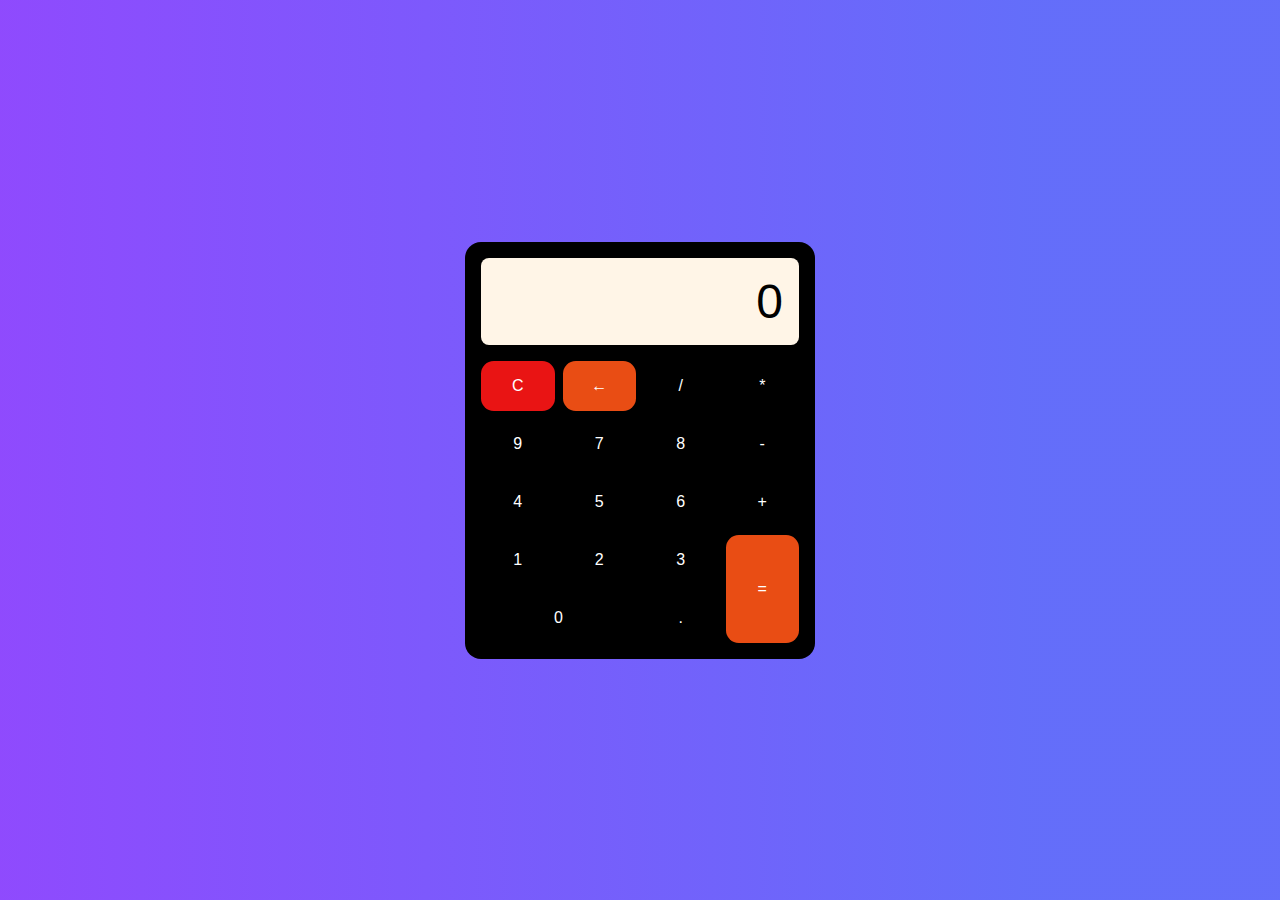
<file: Calculadora/index.html>
<!DOCTYPE html>
<html lang="es">
<head>
    <meta charset="UTF-8">
    <meta name="viewport" content="width=device-width, initial-scale=1.0">
    <link rel="stylesheet" href="assets/css/style.css">
    <title>Calculadora</title>
</head>
<body>
    
    <div class="calculadora">
        <div class="pantalla">0</div>
        <button id="clean" class="boton">C</button> 
        <button id="delete" class="boton">←</button> 
        <button class="boton">/</button> 
        <button class="boton">*</button> 
        <button class="boton">9</button> 
        <button class="boton">7</button> 
        <button class="boton">8</button> 
        <button class="boton">-</button> 
        <button class="boton">4</button> 
        <button class="boton">5</button> 
        <button class="boton">6</button> 
        <button class="boton">+</button> 
        <button class="boton">1</button> 
        <button class="boton">2</button> 
        <button class="boton">3</button> 
        <button id="igual" class="boton">=</button> 
        <button id="cero" class="boton">0</button> 
        <button class="boton">.</button> 
    </div>

    <script src="assets/js/script.js"></script>
</body>
</html>
</file>
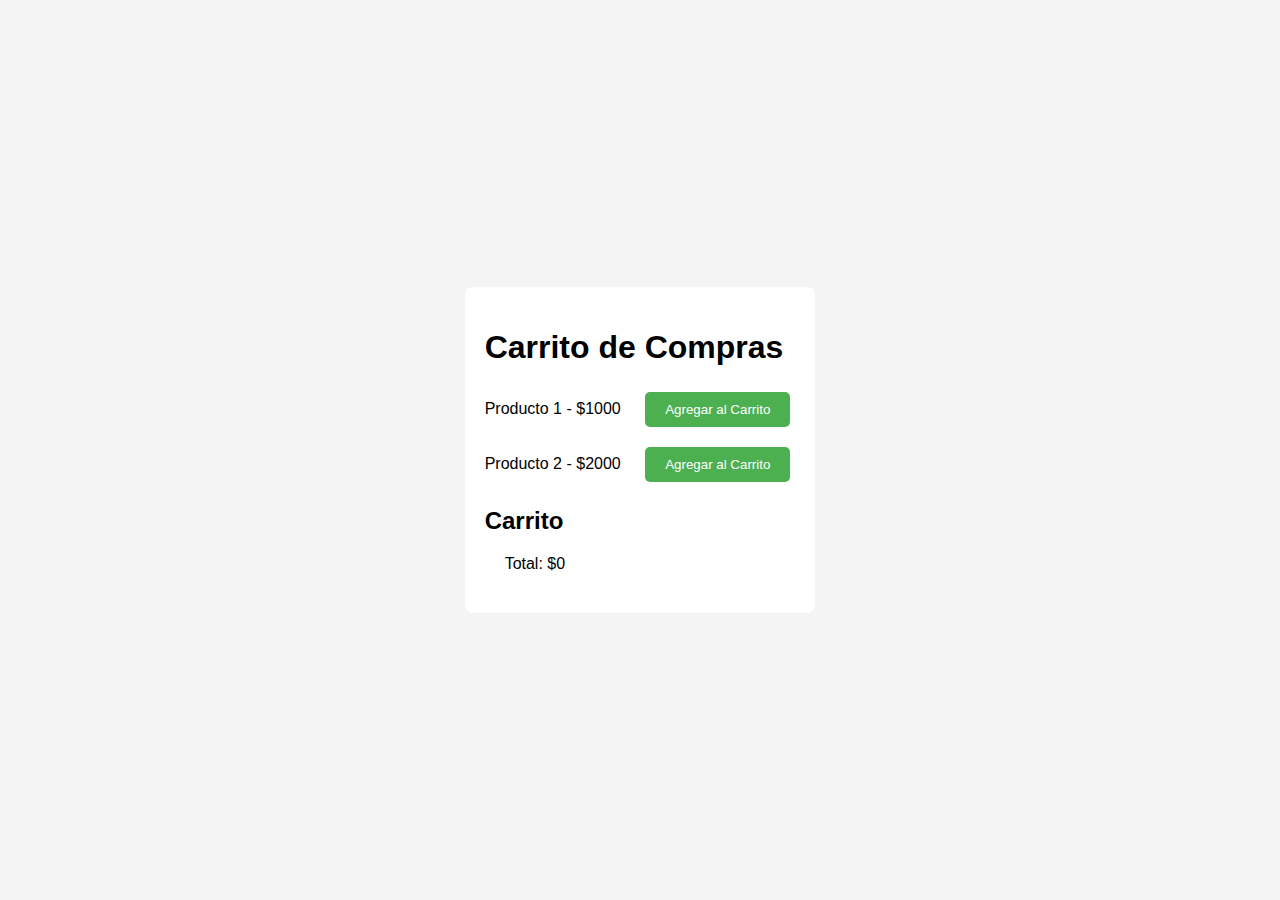
<file: CarritoCompras/index.html>
<!DOCTYPE html>
<html lang="en">

<head>
    <meta charset="UTF-8">
    <meta name="viewport" content="width=device-width, initial-scale=1.0">
    <title>Carrito de Compras</title>
    <link rel="stylesheet" href="assets/css/style.css">
</head>

<body>
    <div class="container">
        <h1>Carrito de Compras</h1>
        <div id="product-list">
            <div class="product">
                <span>Producto 1 - $1000</span>
                <button class="button_1" onclick="agregarProducto(1000)">Agregar al Carrito</button>
            </div>
            <div class="product">
                <span>Producto 2 - $2000</span>
                <button class="button_1" onclick="agregarProducto(2000)">Agregar al Carrito</button>
            </div>
        </div>
        <h2>Carrito</h2>
        <ul id="carrito-list"></ul>
        <p>Total: $<span id="total">0</span></p>
    </div>
    <script src="assets/js/ShoppinCart.js"></script>
</body>

</html>
</file>
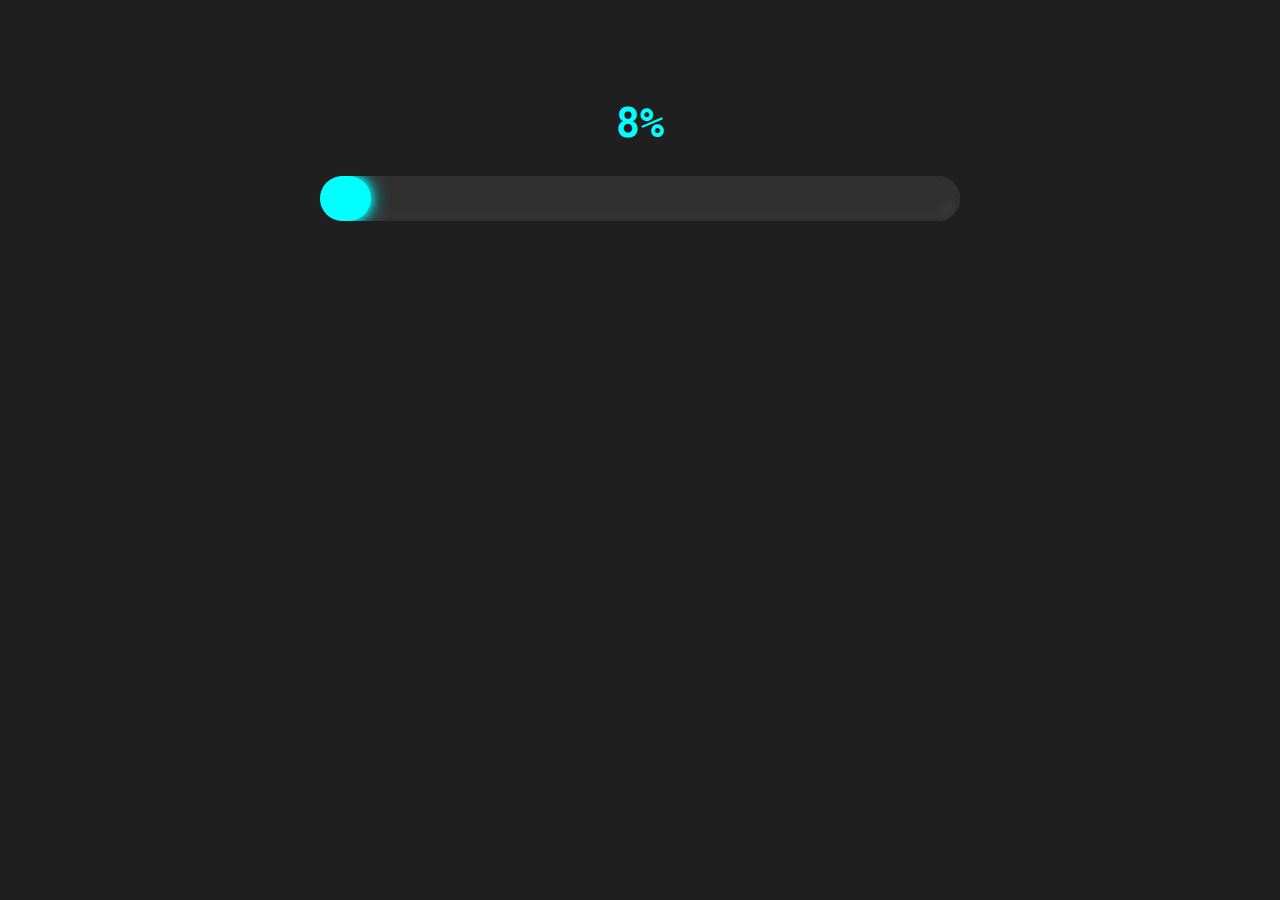
<file: Proyecto_13/index.html>
<!DOCTYPE html>
<html lang="es">
<head>
    <meta charset="UTF-8">
    <meta name="viewport" content="width=device-width, initial-scale=1.0">
    <title>Barra</title>
    <link rel="stylesheet" href="./css/Style.css">
</head>
<body>
    <div class="porcentaje">0</div>
    <div class="barra">
        <span class="progreso"></span>
    </div>
    <script src="./Script.js"></script>
</body>
</html>
</file>
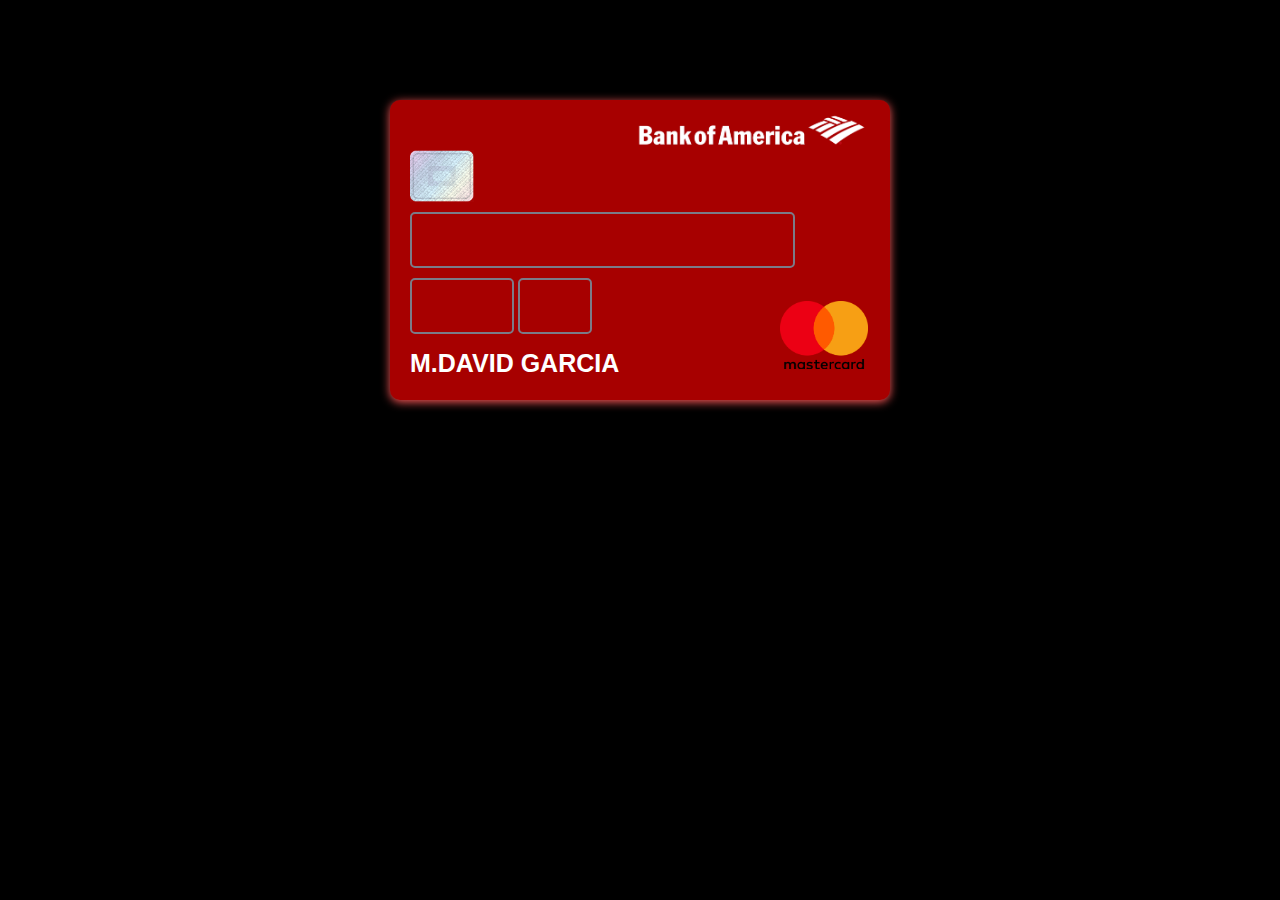
<file: Proyecto_14/index.html>
<!DOCTYPE html>
<html lang="es">
<head>
    <meta charset="UTF-8">
    <meta name="viewport" content="width=device-width, initial-scale=1.0">
    <title>mascara</title>
    <link rel="stylesheet" href="./css/style.css">
</head>
<body>

    <div id="marco">
        <div class="tarjeta">
            <div id="imagen">
                <div id="chip"></div>
                <div id="logoBanco"></div>
            </div>
            <input type="text" id="inputTarjeta"/>
            <input type="text" id="inputFecha"/>
            <input type="text" id="inputCVV">
            <div class="propietario">M.DAVID GARCIA </div>

            <div id="imagen2">
                <div id="masterlogo"></div>
            </div>
        </div>
    </div>



    <script src="./scrips.js"></script>
</body>
</html>
</file>
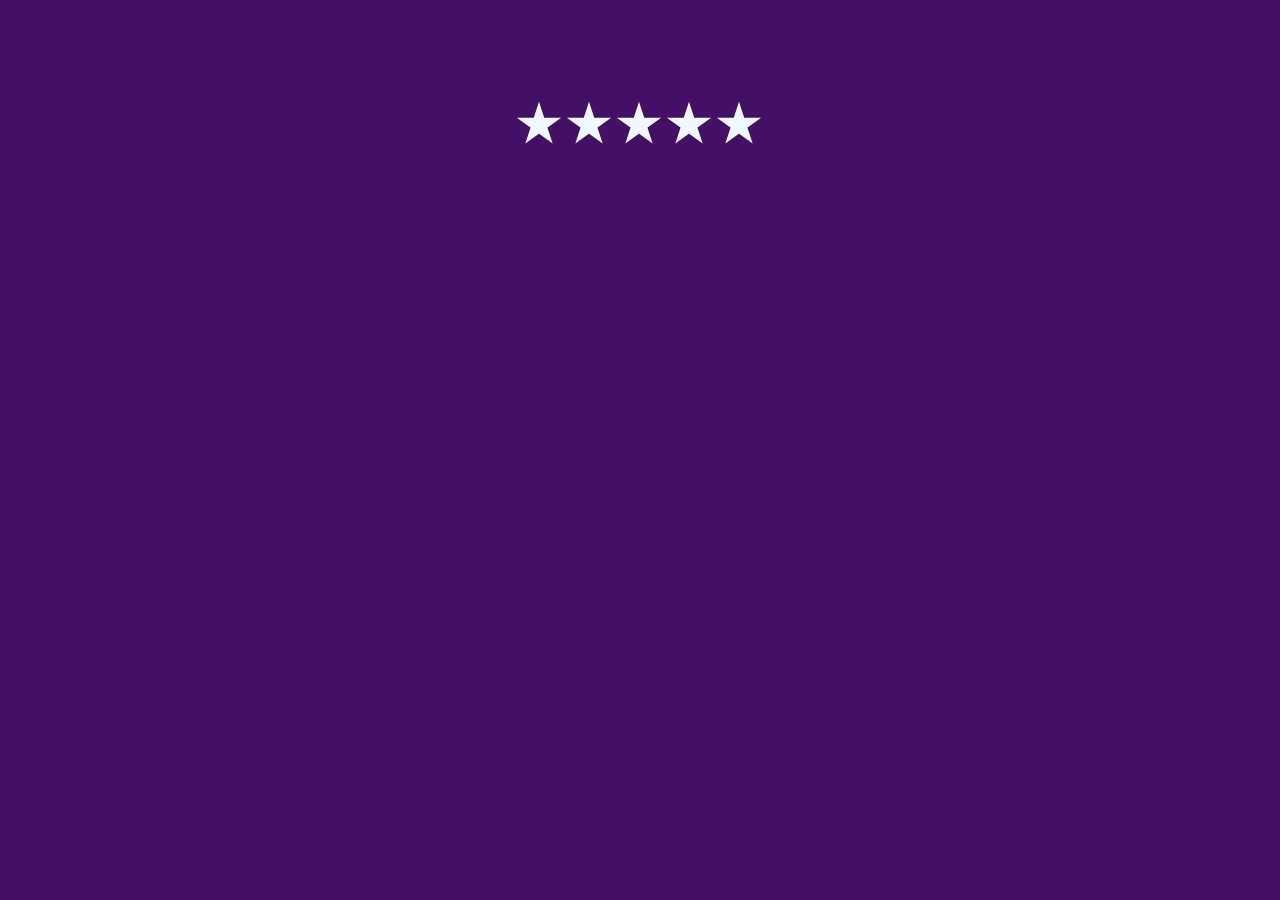
<file: Puntaje/index.html>
<!DOCTYPE html>
<html lang="es">
<head>
    <meta charset="UTF-8">
    <meta name="viewport" content="width=device-width, initial-scale=1.0">
    <title>Puntaje</title>
    <link rel="stylesheet" href="css.css">
</head>
<body>
    <div class="contenedor">
        <div class="puntaje"></div>
    </div>
    <script src="script.js"></script>
</body>

</html>
</file>
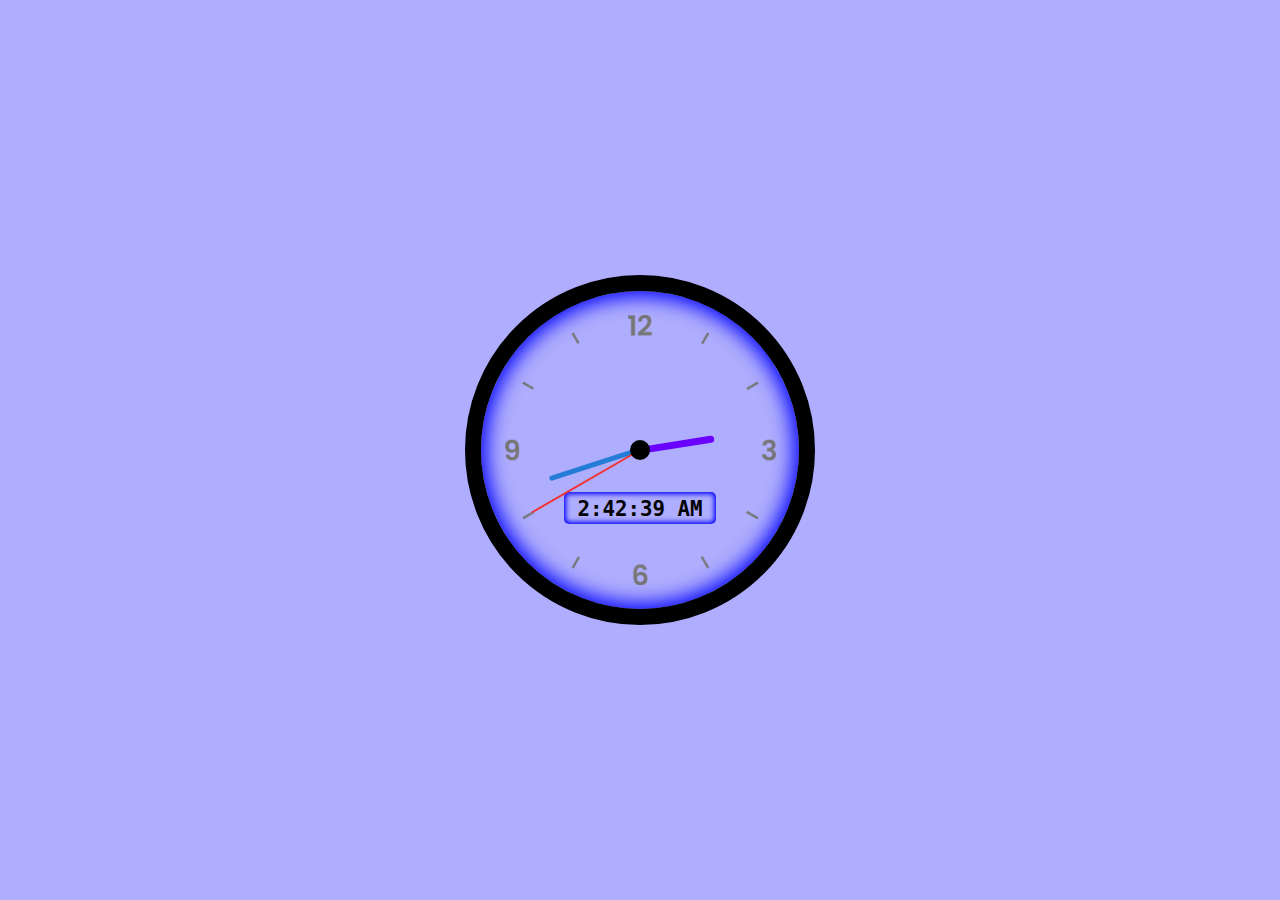
<file: ReloAnalogo_y_digital/index.html>
<!DOCTYPE html>
<html lang="en">
<head>
    <meta charset="UTF-8">
    <meta name="viewport" content="width=device-width, initial-scale=1.0">
    <link rel="stylesheet" href="style.css">
    <title>Reloj Analogo</title>
</head>
<body>
    <div class="reloj">
        <div class="hora"></div>
        <div class="minuto"></div>
        <div class="segundo"></div>
        <div class="Analogo"></div>
    </div>
</body>
<script src="script.js"></script>
</html>
</file>
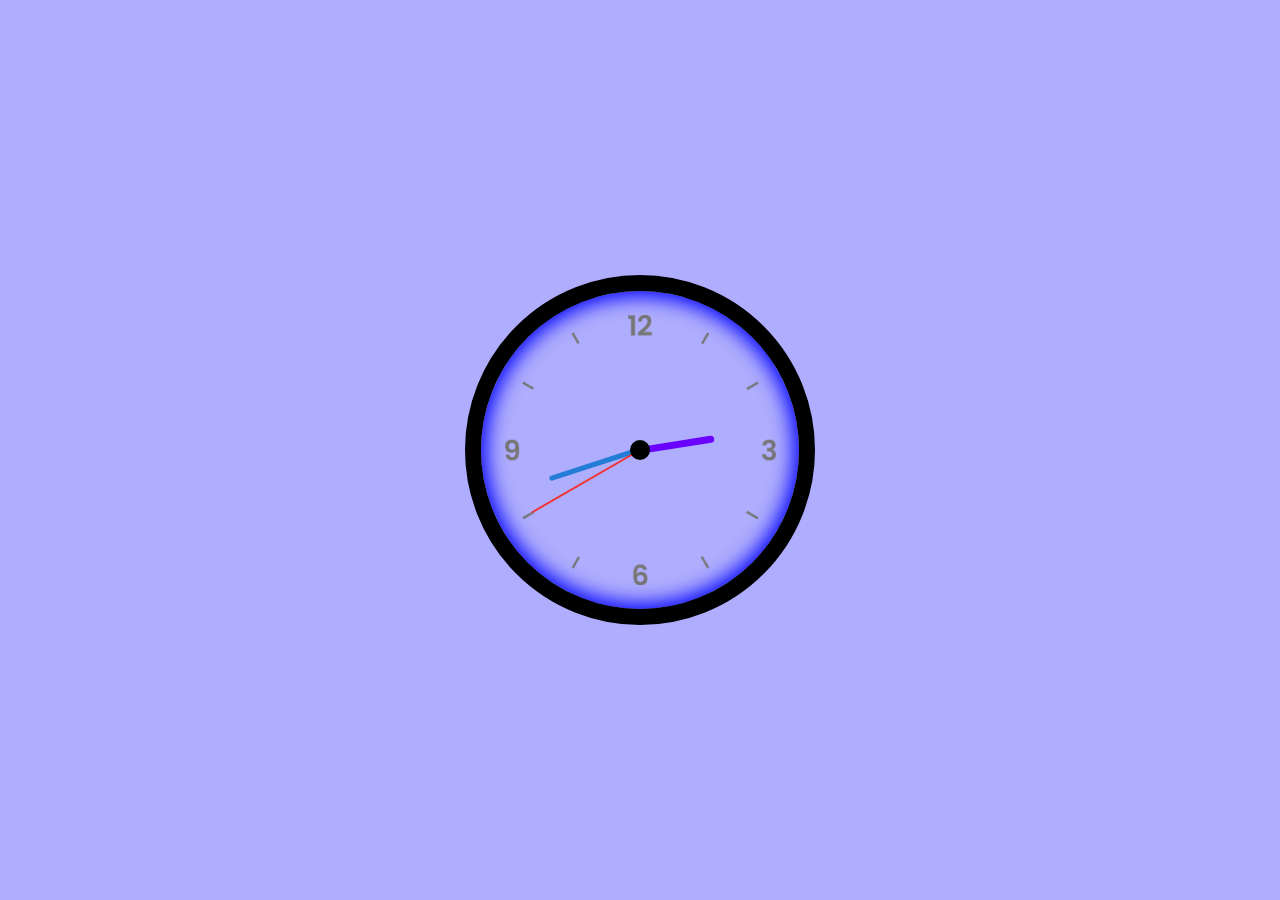
<file: Reloj_analogo/index.html>
<!DOCTYPE html>
<html lang="en">
<head>
    <meta charset="UTF-8">
    <meta name="viewport" content="width=device-width, initial-scale=1.0">
    <link rel="stylesheet" href="style.css">
    <title>Reloj Analogo</title>
</head>
<body>
    <div class="reloj">
        <div class="hora"></div>
        <div class="minuto"></div>
        <div class="segundo"></div>
    </div>
</body>
<script src="script.js"></script>
</html>
</file>
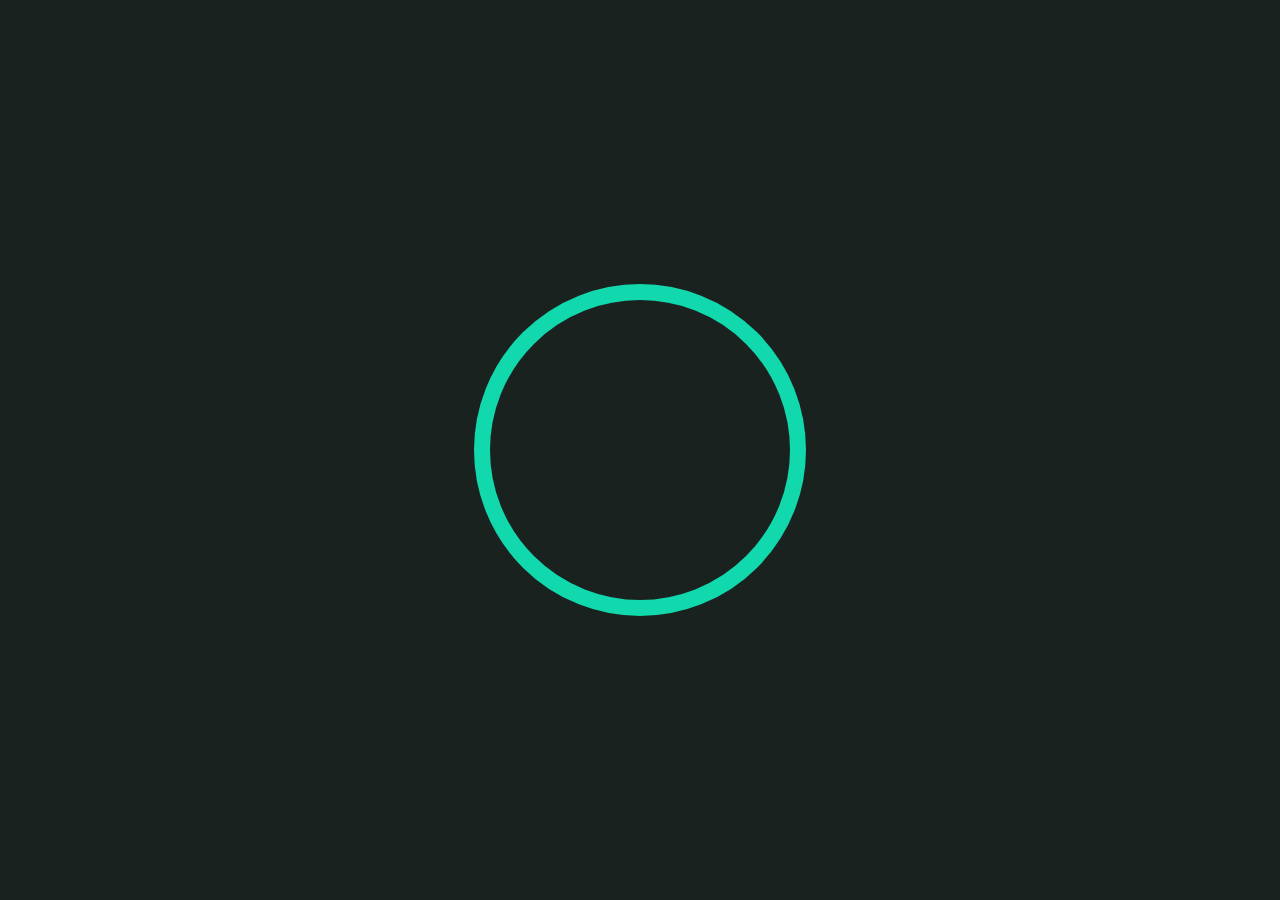
<file: Reloj_digital/index.html>
<!DOCTYPE html>
<html lang="es">
<head>
    <meta charset="UTF-8">
    <meta name="viewport" content="width=device-width, initial-scale=1.0">
    <title>Reloj Digital</title>
    <link rel="stylesheet" href="style.css">
</head>
<body>
    <div class="Reloj"></div>
    <script src="RelojDigital.js"></script>
</body>
</html>
</file>
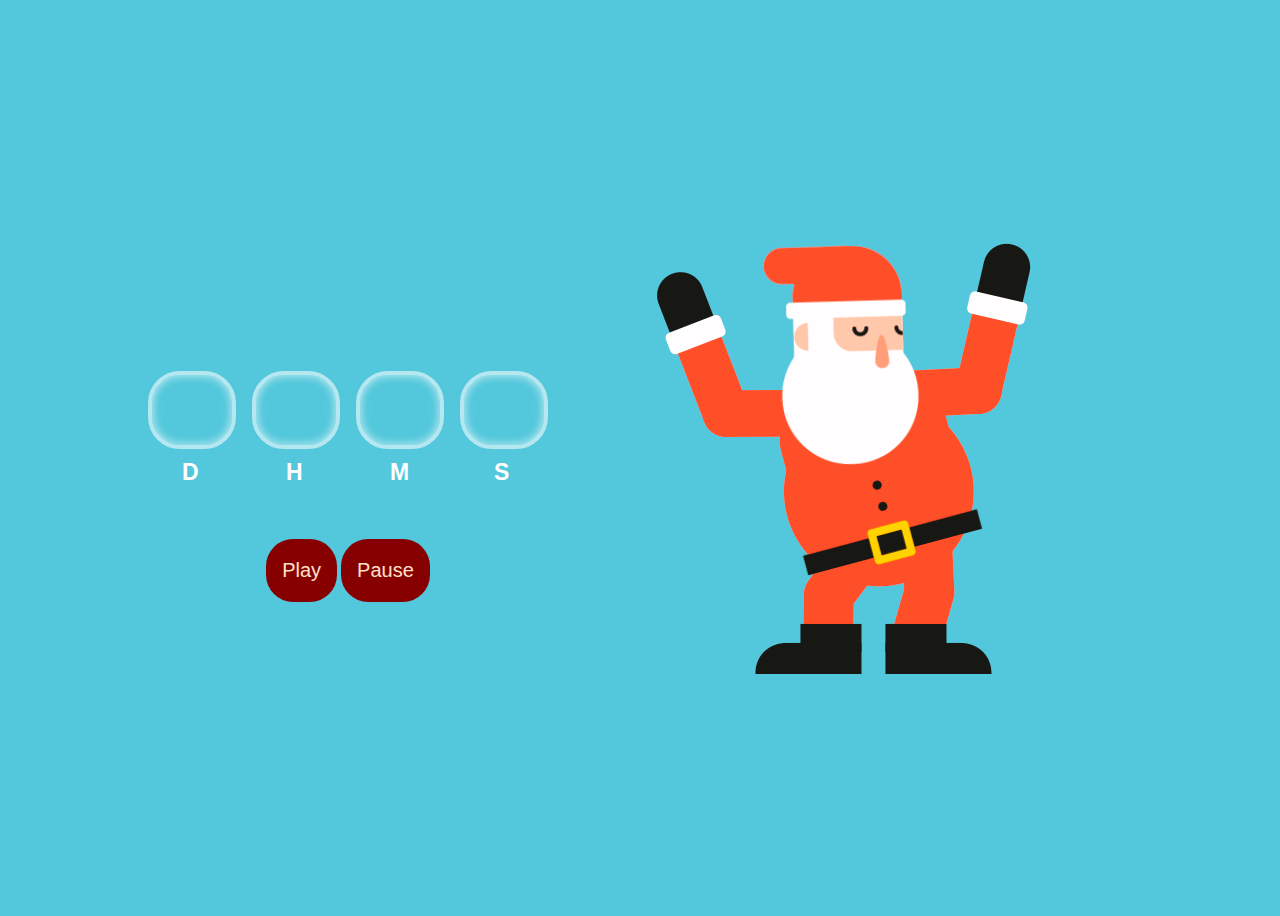
<file: santaclos/index.html>
<!DOCTYPE html>
<html lang="en">
<head>
    <meta charset="UTF-8">
    <meta name="viewport" content="width=device-width, initial-scale=1.0">
    <link rel="stylesheet" href="./css/style.css">
    <title>Navidad</title>
</head>
<body>

    
    <div class="contenedorPadre">
        <h1 id="mensaje" class="titulo"></h1>
        <div class="cuenta">
            <div class="contenedor">
                <div class="contenido">
                    <div id="dias" class="cuenta-regresiva-item"></div> 
                </div>
            </div>
            <div class="contenedor">
                <div class="contenido">
                    <div id="horas" class="cuenta-regresiva-item"></div>
                </div>
            </div>
            <div class="contenedor">
                <div class="contenido">
                    <div id="minutos" class="cuenta-regresiva-item"></div>
                </div>
            </div>
            <div class="contenedor">
                <div class="contenido">
                    <div id="segundos" class="cuenta-regresiva-item"></div>
                </div>
            </div>
        </div>


        <div class="letras">
            <div class="nombre">D</div> 
            <div class="nombre">H</div> 
            <div class="nombre">M</div> 
            <div class="nombre">S</div> 
        </div>

        
        <div class="botones">
            <button id="play" class="iniciar">Play</button>
            <button id="stop" class="detener">Pause</button>
        </div>
    </div>

    
    <div class="baile">
        <div id="noelQuieto" class="noelOff"></div>
    </div>

    <script src="./script.js"></script>
    
</body>
</html>
</file>
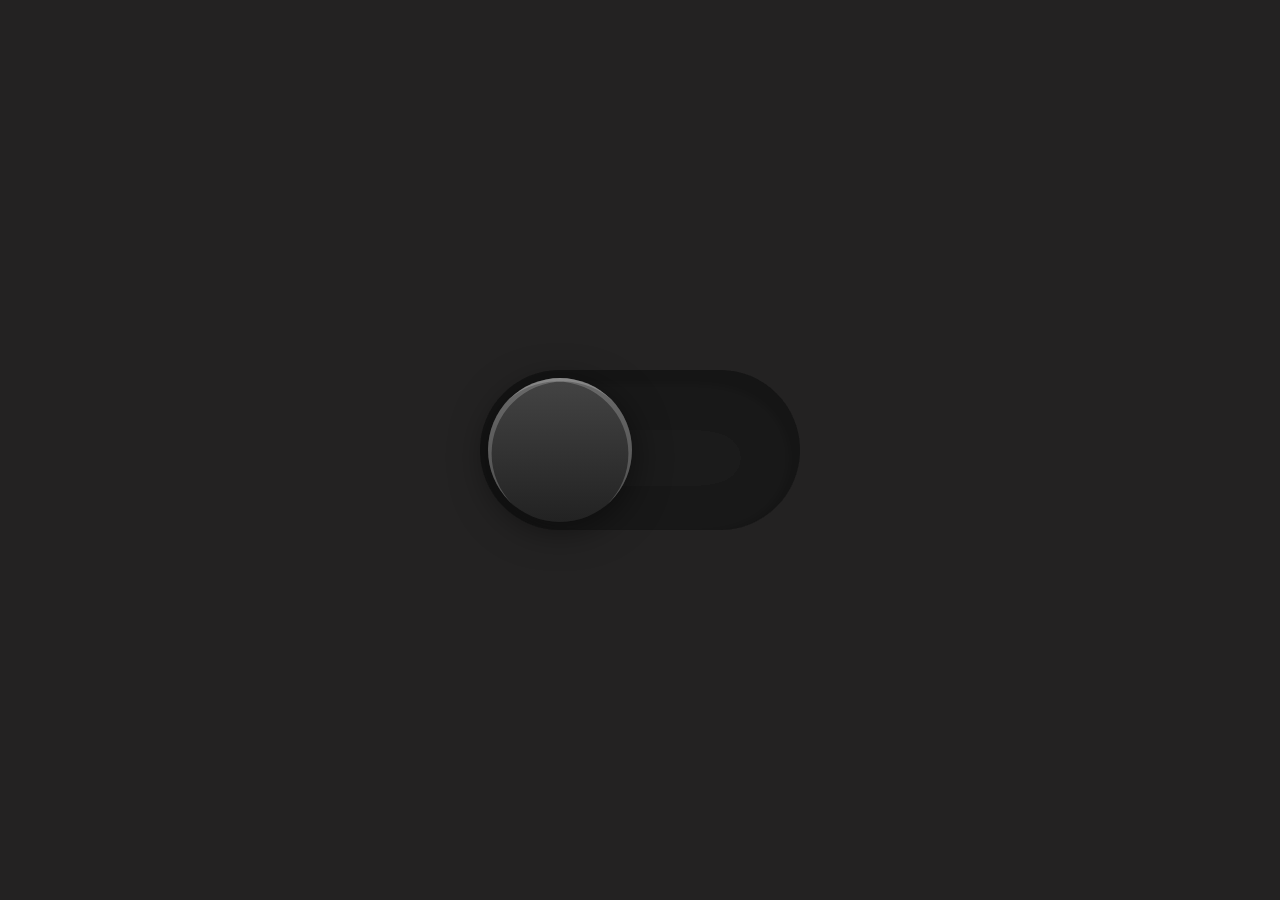
<file: Toggle/index.html>
<!DOCTYPE html>
<html lang="es">
<head>
    <meta charset="UTF-8">
    <meta name="viewport" content="width=device-width, initial-scale=1.0">
    <title>Toggle</title>
    <link rel="stylesheet" href="./css/styles.css">
</head>
<body>
    <div id="toggle">
        <i class="circulo"></i>
    </div>    
    <script src="./script.js"></script>
</body>
</html>
</file>
<file: Calculadora/assets/css/style.css>
*{
    margin: 0;
    padding: 0;
    box-sizing: border-box;
    font-family: sans-serif;
}

body{
    min-height: 100vh;
    background: rgb(131,58,180);
    background: linear-gradient(90deg, rgba(131,58,180,1) 0%, rgba(115, 29, 253, 0.801) 0%, rgba(6, 22, 247, 0.623) 80%);
    display: flex;
    justify-content: center;
    align-items: center;
}

.calculadora{
    background-color: rgb(0, 0, 0);
    color: rgb(255, 255, 255);
    display: grid;
    grid-template-columns: repeat(4, 1fr);
    width: 350px;
    padding: 1rem;
    border-radius: 1rem;
    gap: 0.5rem;
}

.pantalla{
    grid-column: 1/5;
    background-color: rgb(255, 245, 231);
    color: black;
    padding: 1rem;
    font-size: 3rem;
    text-align: right;
    border-radius: 0.5rem;
    font-weight: 400;
    margin-bottom: 0.5rem;
}

.boton{
    background-color: black;
    color: #fff;
    border: 0;
    padding: 1rem;
    font-size: 1rem;
    display: flex;
    justify-content: center;
    align-items: center;
    border-radius: .8rem;
    cursor: pointer;
}

.boton:hover{
    background-color:rgb(34, 20, 233)
}

#clean{
    background-color:rgb(233, 20, 20)
}

#delete{
    background-color:rgb(233, 77, 20)
}

#cero{
    grid-column: span 2;
}

#igual{
    grid-row: span 2;
    background-color: rgb(233, 77, 20);
}

#igual:hover{
    background-color:rgb(233, 77, 20) ;
}
</file>
<file: CarritoCompras/assets/css/style.css>
body {
    font-family: Arial, sans-serif;
    background-color: #f4f4f4;
    display: flex;
    justify-content: center;
    align-items: center;
    height: 100vh;
    margin: 0;
}

.container {
    background-color: #fff;
    padding: 20px;
    border-radius: 8px;
    box-shadow: solid 3px rgba(0, 0, 0, 0.1);
}

.product {
    margin-bottom: 10px;
}

.button_1 {
    background-color: #4caf50;
    color: white;
    border: none;
    padding: 10px 20px;
    cursor: pointer;
    border-radius: 5px;
    margin-left: 20px;
}

.button_1:hover {
    background-color: #45a049;
}

button {
    background-color: #af4c4c;
    color: white;
    border: none;
    padding: 10px 20px;
    cursor: pointer;
    border-radius: 5px;
    margin: 5px;
}

button:hover {
    background-color: #a04545;
}

p{
    margin: 20px;
}
</file>
<file: Proyecto_13/css/Style.css>
*{
    padding: 0;
    margin: 0;
    box-sizing: border-box;
}
body{
    background-color: rgb(32,31,31);
}
.barra{
    background-color: #303030;
    height: 45px;
    width: 50%;
    margin: 130px auto;
    box-shadow: inset 6px 6px 6px 12px #303030,
                inset -6px -6px 12px #404040;
    overflow: hidden;
    border: none;
    border-radius: 20rem;
}
.progreso{
    height: 100%;
    width: 0;
    background-color: aqua;
    box-shadow: 0 0 10px aqua,
                0 0 20px aqua;
    display: block;
    border-radius: 20rem;
}
.porcentaje{
    font-size: 2.5rem;
    font-family: monospace;
    font-weight: bold;
    text-align: center;
    transform: translateY(100px);
    color: aqua;
}
body.celebracion{
    background-image: url("../img/Celebracion.gif");
    background-size: cover;
    background-repeat: no-repeat;
}
</file>
<file: Proyecto_14/css/style.css>
*{
    margin: 0;
    padding: 0;
    box-sizing: content-box;
}
body{
    font-family: Arial, Helvetica, sans-serif;
    background-color: black;
    color:white;
}
#imagen{
    display: flex;
    margin-top: -20px;
    justify-content: space-between;
}
#chip{
    background-image: url(../img/chip.png) ;
    width: 68px;
    height: 52px;
    background-size: cover;
    margin-top: 60px;
}
#logoBanco{
    background-image: url(../img/logobanco.png);
    width: 250px;
    height: 40px;
    background-size: cover;
    margin-left: 160px;
    margin-top: 20px;
}
.tarjeta{
    display: block;
    width: 500px;
    height: 300px;
    border-radius: 10px;
    padding: 10px 20px 0 20px;
    box-sizing: border-box;
    background: rgb(167, 0, 0);
    background: radial-gradient(circle,
    rgb(44, 44, 44)1%
    rgb(51, 50, 50)100%);
    margin: 100px auto;
    box-shadow: 0 2px 10px rgb(255, 88, 88);
}
.tarjeta input{
    font-size: 28px;
    padding: 10px;
    border: solid 2px rgb(123, 123, 136);
    color: blanchedalmond;
    border-radius: 5px;
    background-color: transparent;
    margin-top: 10px;
    outline: none;
}
.tarjeta #inputTarjeta::before{
    content: "Card Number";
    position: relative;
    width: 100px;
    height: 100px;
}
.propietario{
    display: grid;
    color: white;
    font-weight: bold;
    font-size: 25px;
    padding-top: 15px;
}
.tarjeta #inputFecha{
    width: 80px;

}
.tarjeta #inputCVV{
    width: 50px;
}
#masterlogo{
    background-image: url(../img/master.png);
    width: 88px;
    height: 68px;
    background-size: cover;
    margin: -77px 0px 0px 370px;
}
</file>
<file: Puntaje/css.css>
body {
    background-color: rgb(67, 16, 101);
}

.puntaje {
    margin-top: 100px;
    display: flex;
    justify-content: center;
    align-items: center;
}

.item{
    background-color: aliceblue;
    width: 50px;
    height: 45px;
    cursor: pointer;
    -webkit-mask-image: url("./img/estrella___76653bf2b6c231d___.svg");
    mask-image: url("./img/estrella___76653bf2b6c231d___.svg");
}

.item.selec {
    background-color: brown;
}
</file>
<file: ReloAnalogo_y_digital/style.css>
*{
    margin: 0;
    padding: 0;
    box-sizing: border-box;
}

body{
    display: flex;
    align-items: center;
    justify-content: center;
    min-height: 100vh;
    background-color: rgb(175, 173, 253);
}

.reloj{
   width: 350px;
   height: 350px;
   display: flex;
   justify-content: center;
   align-items: center; 
   background-image: url("/Reloj_analogo/img/reloj.png");
   background-size: cover;
   border: 1rem solid black;
   border-radius: 50vh;
   box-shadow: inset 0px 0px 20px 5px blue;
}

.reloj::before{
    content: '';
    position: absolute;
    width: 20px;
    height: 20px;
    background: rgb(0, 0, 0);
    border-radius: 50vh;
    z-index: 10000;
}

.hora{
width: 150px;
height: 150px;

}

.hora::before{
    content: ' ';
    position: absolute;
    width:7px;
    height: 70px;
    background:rgb(106, 0, 255);
    z-index: 10;
    border-radius: 20vh;
}

.minuto{
width: 190px;
height: 190px;
}

.minuto::before{
    content: ' ';
    position: absolute;
    width: 5px;
    height: 90px;
    background:rgb(35, 124, 214);
    z-index: 11;
    border-radius: 20vh;
}
.segundo{
width: 150px;
height: 250px;
}

.segundo::before{
    content: ' ';
    position: absolute;
    width: 2px;
    height: 120px;
    background:rgb(241, 51, 51);
    z-index: 12;
    border-radius: 20vh;
}

.hora, .minuto, .segundo{
    display: flex;
    justify-content: center;
    position: absolute;
    border-radius: 50vh;
}

.Analogo{
    padding-top: 5px;
    padding-left: 13px;
    padding-right: 13px;
    padding-bottom: 3px;
    box-shadow: inset 0px 0px 5px 2px blue;
    margin-top: 115px;
    display: flex;
    justify-content: center;
    border-radius: 5px;
    align-items: center;
    font-family: monospace;
    font-size: 1.3rem; 
    font-weight: 700;
    color: rgb(0, 0, 0);
}
</file>
<file: Reloj_analogo/style.css>
*{
    margin: 0;
    padding: 0;
    box-sizing: border-box;
}

body{
    display: flex;
    align-items: center;
    justify-content: center;
    min-height: 100vh;
    background-color: rgb(175, 173, 253);
}

.reloj{
   width: 350px;
   height: 350px;
   display: flex;
   justify-content: center;
   align-items: center; 
   background-image: url("/Reloj_analogo/img/reloj.png");
   background-size: cover;
   border: 1rem solid black;
   border-radius: 50vh;
   box-shadow: inset 0px 0px 20px 5px blue;
}

.reloj::before{
    content: '';
    position: absolute;
    width: 20px;
    height: 20px;
    background: rgb(0, 0, 0);
    border-radius: 50vh;
    z-index: 10000;
}

.hora{
width: 150px;
height: 150px;

}

.hora::before{
    content: ' ';
    position: absolute;
    width:7px;
    height: 70px;
    background:rgb(106, 0, 255);
    z-index: 10;
    border-radius: 20vh;
}

.minuto{
width: 190px;
height: 190px;
}

.minuto::before{
    content: ' ';
    position: absolute;
    width: 5px;
    height: 100px;
    background:rgb(35, 124, 214);
    z-index: 11;
    border-radius: 20vh;
}
.segundo{
width: 150px;
height: 250px;
}

.segundo::before{
    content: ' ';
    position: absolute;
    width: 2px;
    height: 120px;
    background:rgb(241, 51, 51);
    z-index: 12;
    border-radius: 20vh;
}

.hora, .minuto, .segundo{
    display: flex;
    justify-content: center;
    position: absolute;
    border-radius: 50vh;
}
</file>
<file: Reloj_digital/style.css>
body{
    margin: 0;
    min-height: 100vh;
    display: grid;
    justify-content: center;
    align-items: center;
    background-color: rgb(26, 34, 32);
}

.Reloj{
    border: 1rem solid rgb(17, 216, 173);
    width: 300px;
    height: 300px;
    display: flex;
    justify-content: center;
    align-items: center;
    border-radius: 50vh;
    font-family: monospace;
    font-size: 3rem;
    color: aqua;
}
</file>
<file: santaclos/css/style.css>
body{
        min-height: 100vh;
        min-width: 100vw;
        display: flex;
        align-items: center;
        justify-content: center;
        background-color: rgb(83, 200, 220);
    }
    
    .titulo {
        font-family: Arial, sans-serif; 
        font-size: 28px;
        font-weight: 800;
        color: #ff3636; 
        height: 20px;
        text-align: center;
    }

    .contenedor{
    height: 70px;
    width: 80px;
    background-color: #c4b18200;
    display: flex;
    align-items: center;
    justify-content: center;
    border-radius: 2rem;
    margin:  10px 8px;
    box-shadow: inset 0px 0px 9px 1px #ffffff9e; 
    border: 4px solid #ffffff92;
    }

    .cuenta {
        display: flex;
        justify-content: space-around;
        align-items: flex-end;
    }

    .cuenta-regresiva-item {
        font-family: Arial, sans-serif; 
        font-size: 23px;
        font-weight: 800;
        color: white; 
    }
    
    .contenedor {
        display: flex;
    }
    
    .letras {
        display: flex;
        justify-content: space-around;
    }
    
    .nombre {
        font-family: Arial, Helvetica, sans-serif;
        font-size: 23px;
        font-weight: 800;
        color: white;
        height: 20px;
        width: 20px; 
    }

    .botones {
        display: flex;
        justify-content: center;
        margin-top: 50px; 
    }

    .botones button{
        padding: 20px 16px;
        outline: none;
        border: none;
        margin:  10px 2px;
        color: #FEE1C7;
        background: rgb(135, 0, 0);
        font-size: 20px;
        font-weight: 500;
        border-radius: 1.7rem;
        cursor: pointer;
    }
    .botones button.on{
        pointer-events: none;
        opacity: .7;
    }

    .botones button.boton{
        background: #ff3636;
    }
    
    .noelOff{
        width: 600px;
        height: 550px;
        display: flex;
        align-items: end;
        justify-content: center;
        background-image: url("../img/papaNoel.png");
        background-repeat: no-repeat;
    }
    
    .noelOff.on{
        background-image: url("../img/baile.gif");
    }
    .noelOnOff{
        width: 100px;
        height: 50px;
        background-color: rgb(253, 93, 0);
        border-radius: 1vh;
        border: .2rem solid rgb(224, 120, 59);
        position: fixed;
        color: antiquewhite;
        align-items: center;
        justify-content: center;
        display: flex;
        font-family: monospace;
        cursor: pointer;
    }
    .noelOnOff:hover{
        background-color: bisque;
        color: black;
    }
</file>
<file: Toggle/css/styles.css>
* {
    margin: 0;
    padding: 0;
    box-sizing: border-box;
}

body {
    background-color: rgb(35, 34, 34);
    display: flex;
    justify-content: center;
    align-items: center;
    flex-direction: column;
    min-height: 100vh;
    transition: 0.5s;

    &.toggleBlanco{
        background-color: aliceblue;
    }
}



#toggle {
    height: 160px;
    width: 320px;
    background: #1b1b1b;
    box-shadow: inset 0 8px 60px rgba(0, 0, 0, 0.1),
                inset 0 8px 60px rgba(0, 0, 0, 0.1),
                inset 0 8px 60px rgba(0, 0, 0, 0.1);
    position: relative;
    border: none;
    cursor: pointer;
    transition: 0.5s;
    appearance: none;
    border-radius: 160px;
    &.toggleBlanco{
        background-color: aliceblue;
        box-shadow: inset 0 2px 60px rgba(0, 0, 0, 0.1),
                    inset 0 8px 60px rgba(0, 0, 0, 0.1),
                    inset 0 8px 60px rgba(0, 0, 0, 0.5);
        .circulo {
            left: 160px;
            box-shadow: 0 8px 20px rgba(0, 0, 0, 0.1),
                    inset 4px 4px rgba(255, 255, 255, 1),
                    inset -4px 4px rgba(255, 255, 255, 1);
            background: linear-gradient(to bottom, aliceblue , #fafafa);
        }

    }   
}

.circulo {
    position: absolute;
    top: 0;
    left: 0;
    width: 160px;
    height: 160px;
    content: "";
    background: linear-gradient(to bottom, #444 , #222);
    border-radius: 50vh;
    transform: scale(0.9);
    transition: 0.5s;
    box-shadow: 0 8px 40px rgba(0, 0, 0, 0.5),
        inset 4px 4px rgba(255, 255, 255, 0.2),
        inset -4px 4px rgba(255, 255, 255, 0.2);
}
</file>
